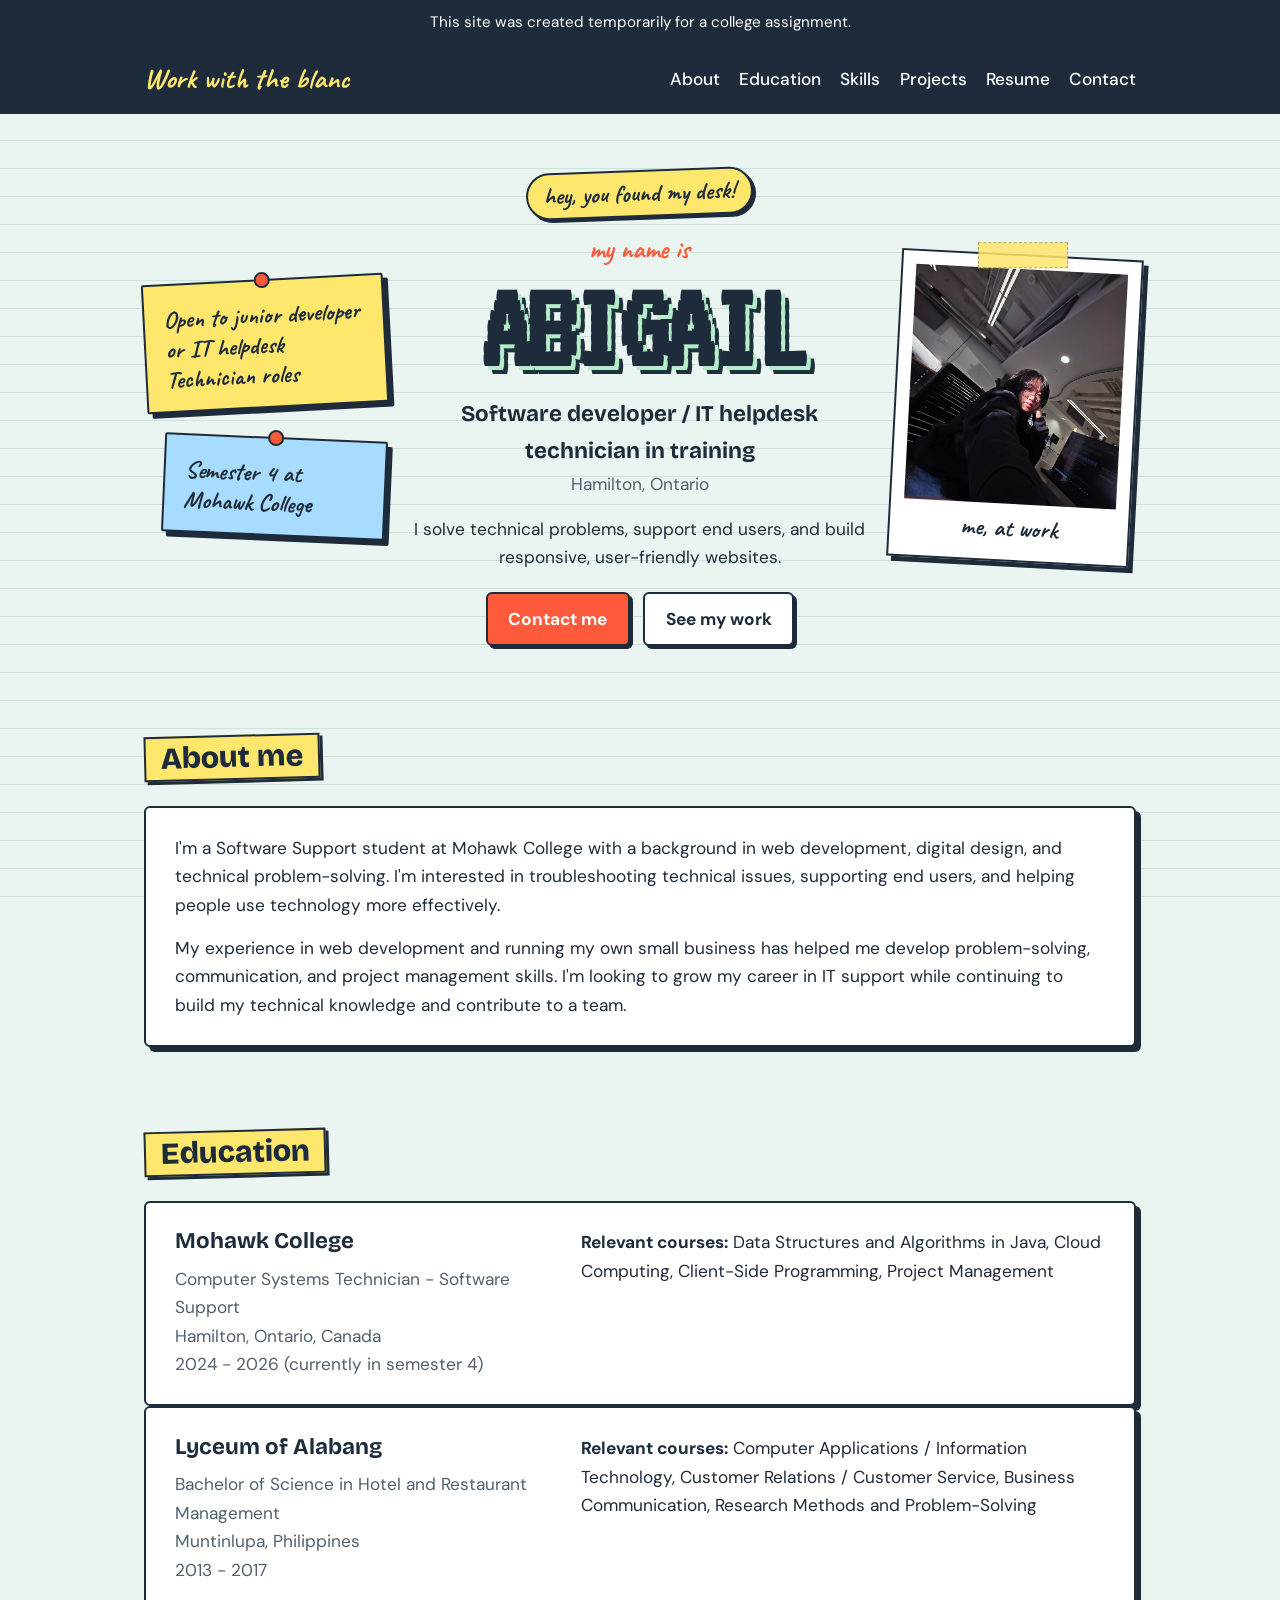
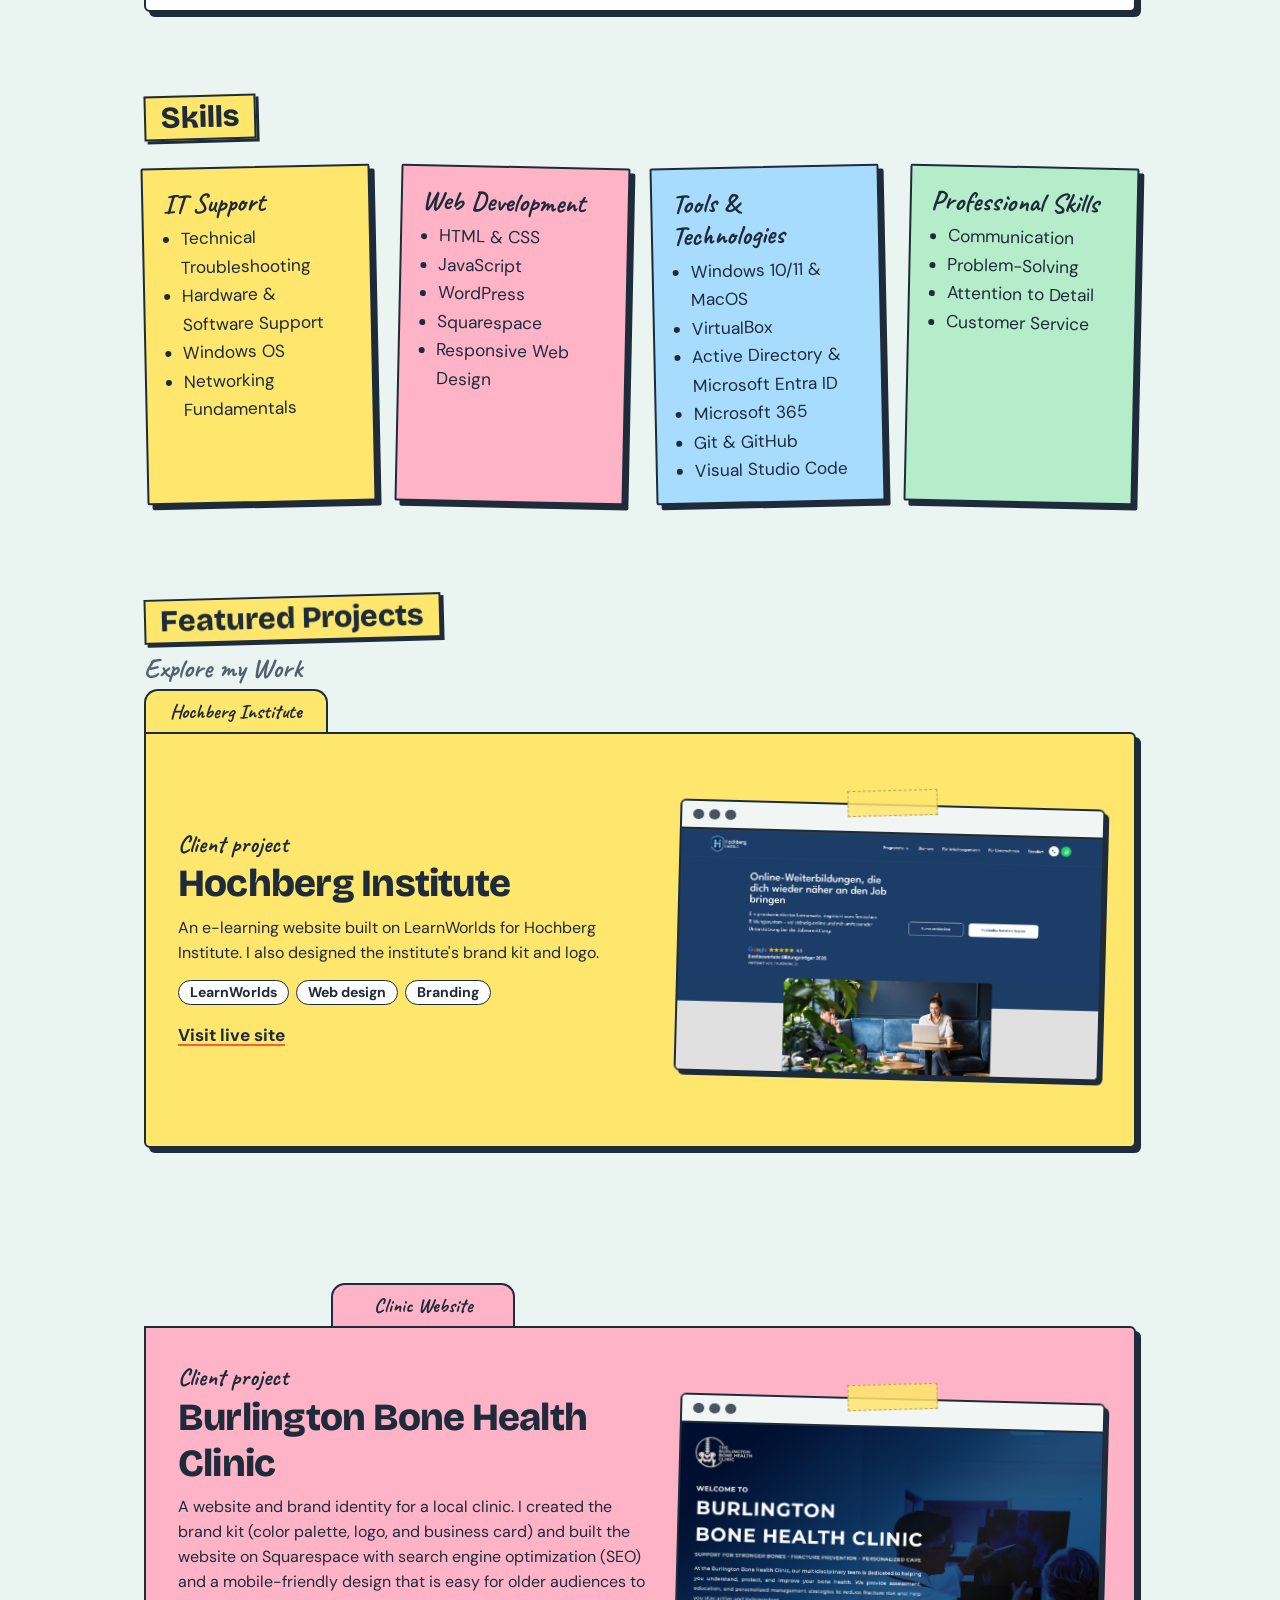
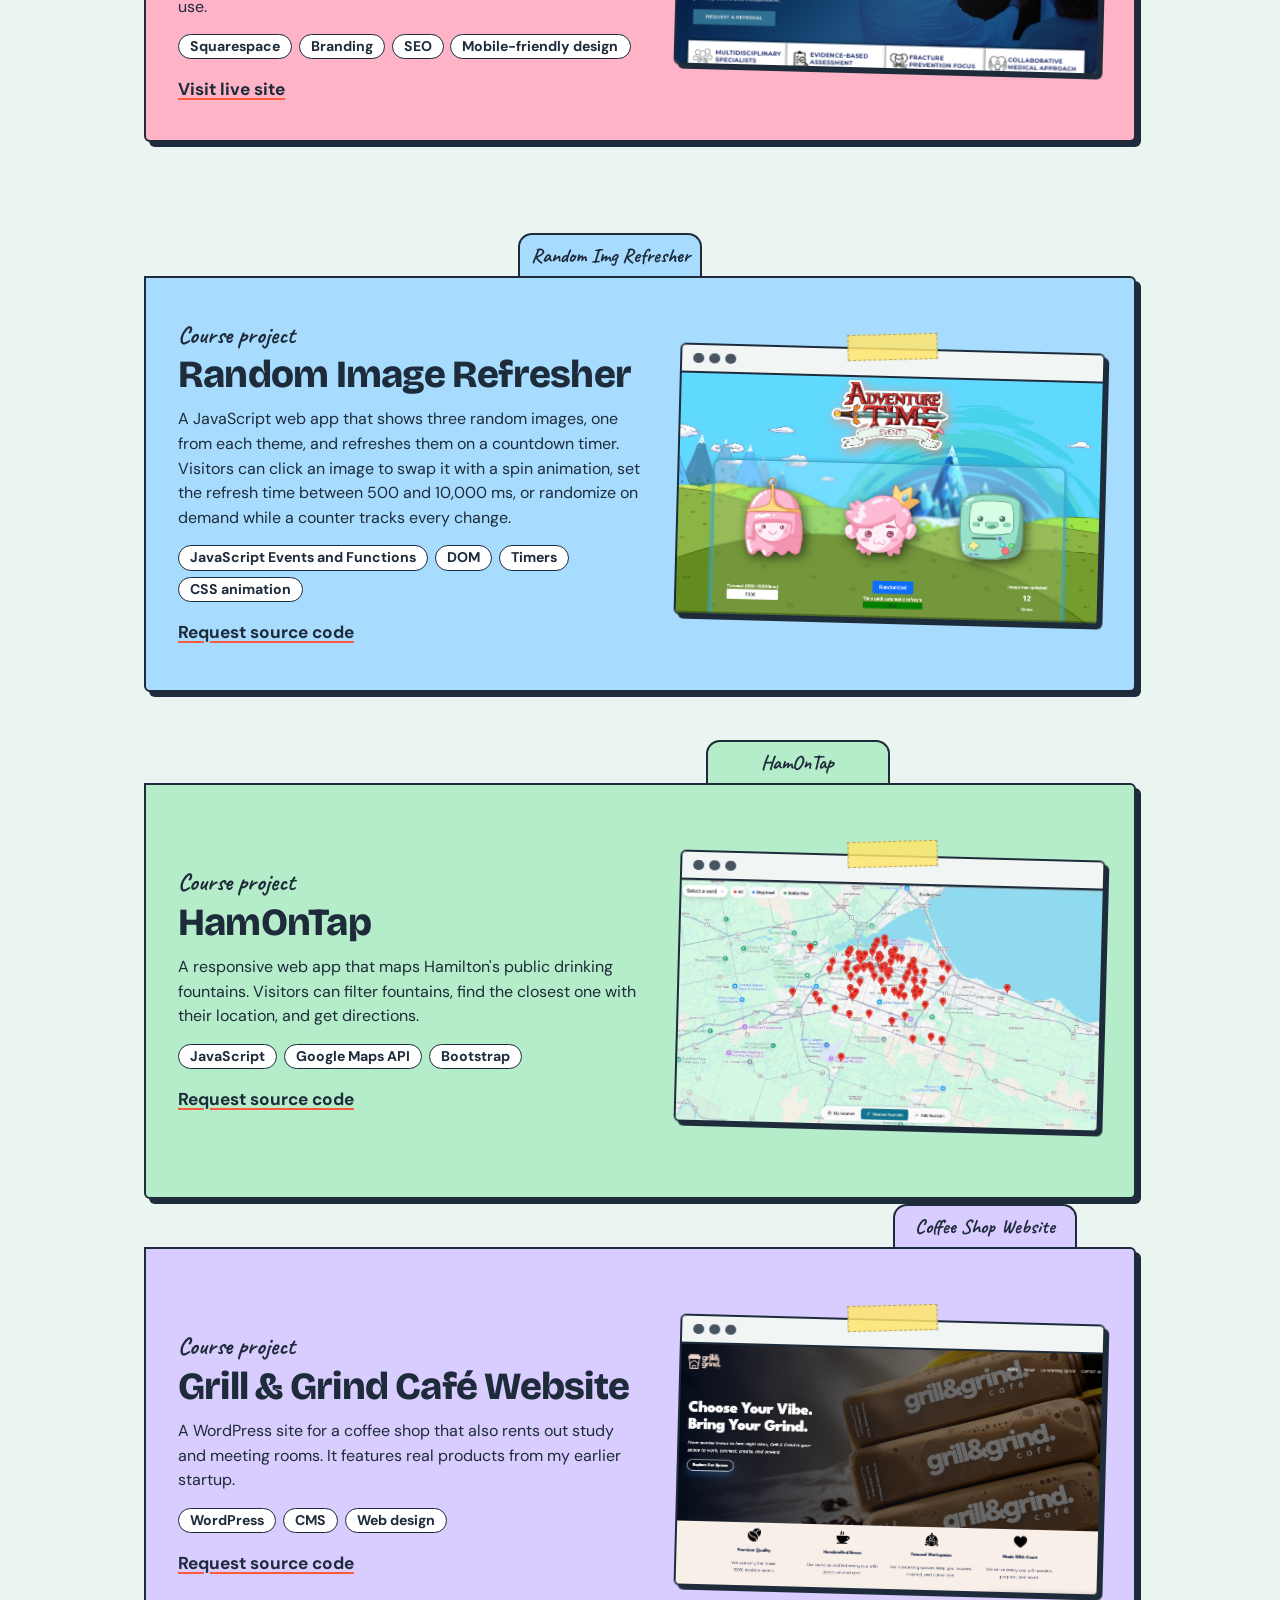
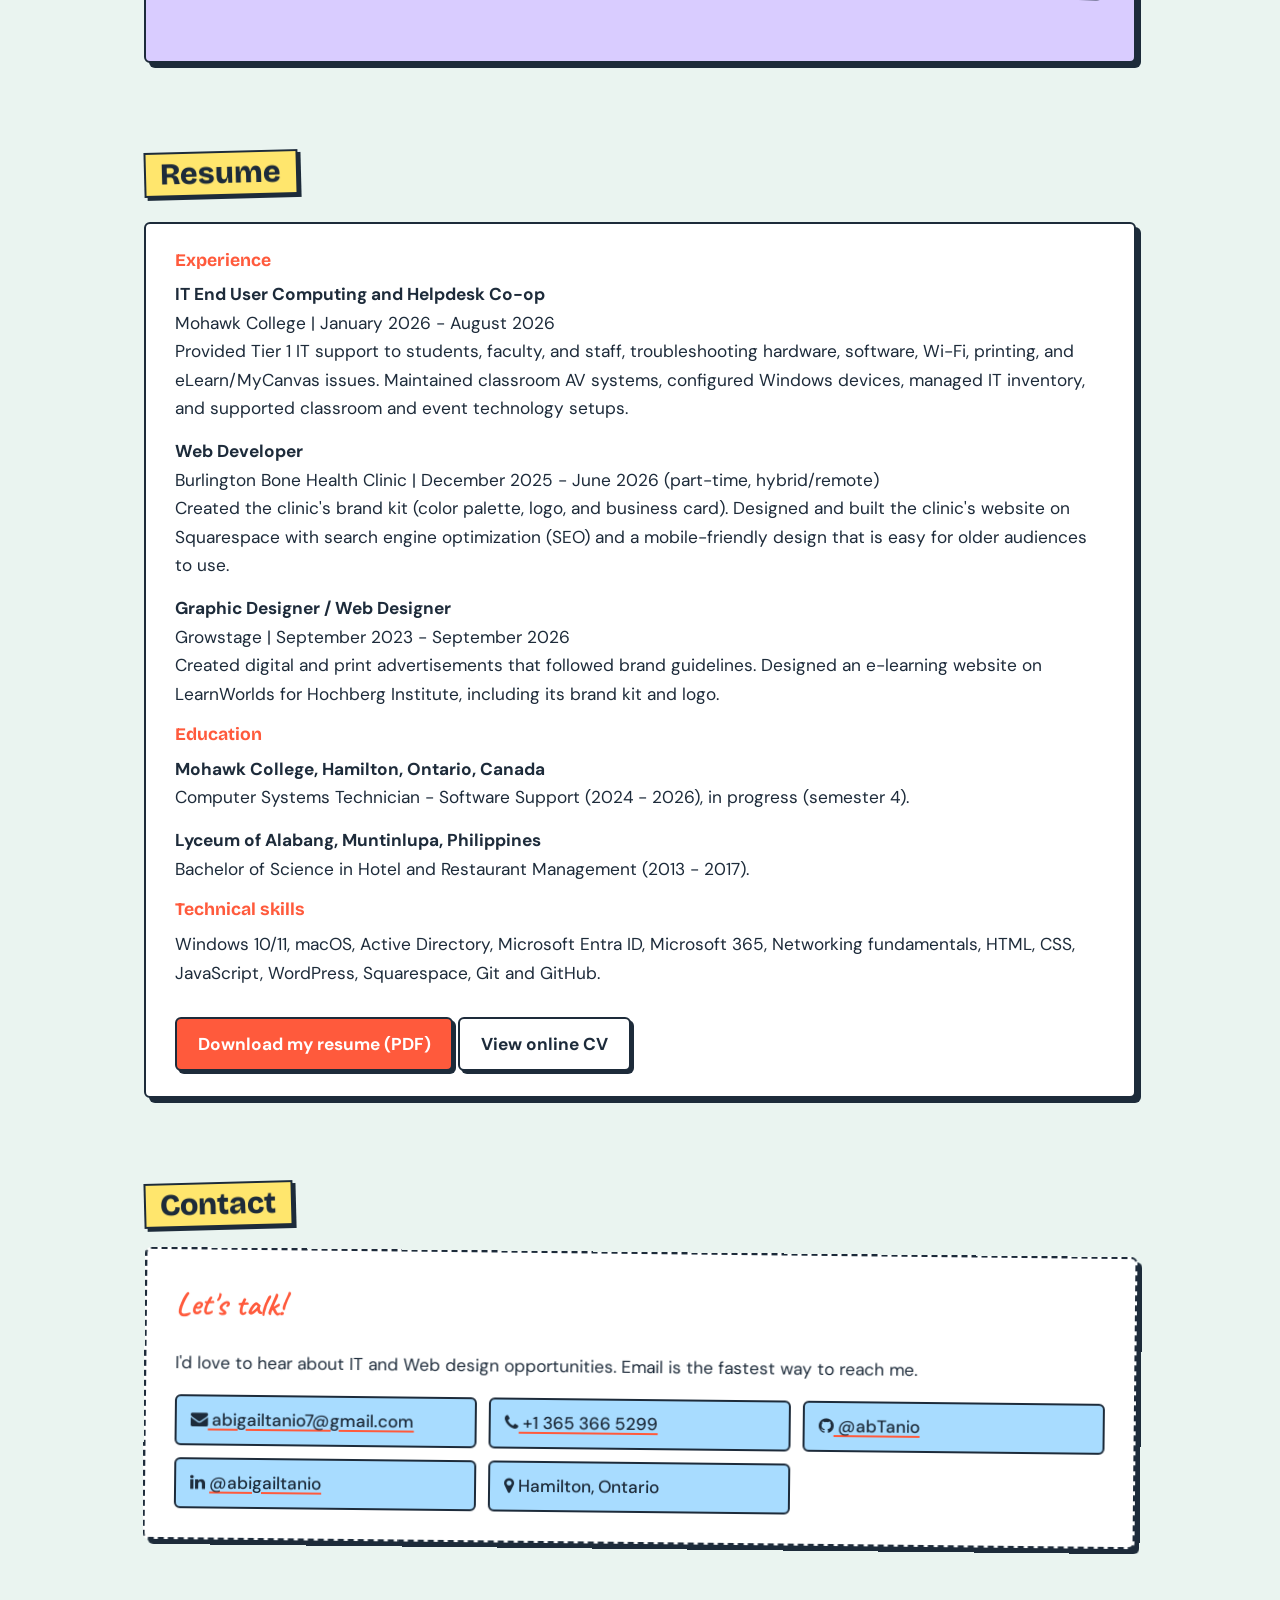
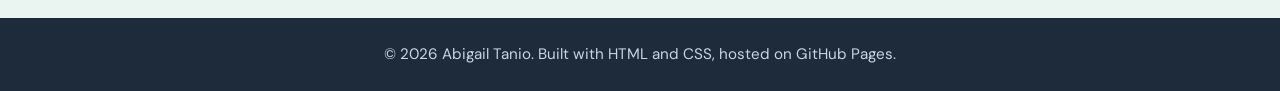
<file: index.html>
<!DOCTYPE html>
<html lang="en">
<head>
  <meta charset="UTF-8">
  <meta name="viewport" content="width=device-width, initial-scale=1">
  <title>Abigail Tanio | Software Developer Portfolio</title>
  <meta name="description" content="Portfolio of Abigail Tanio, a Software Support student at Mohawk College.">
  <link rel="icon" type="image/x-icon" href="assets/at.2.png">
  <link rel="preconnect" href="https://fonts.googleapis.com">
  <link rel="preconnect" href="https://fonts.gstatic.com" crossorigin>
  <link href="https://fonts.googleapis.com/css2?family=Bricolage+Grotesque:wght@500;700;800&family=Caveat:wght@600;700&family=DM+Sans:wght@400;500;700&display=swap" rel="stylesheet">
  <link href="https://fonts.googleapis.com/css2?family=DotGothic16&family=VT323&display=swap" rel="stylesheet">
  <link rel="stylesheet" href="https://cdnjs.cloudflare.com/ajax/libs/font-awesome/4.7.0/css/font-awesome.min.css">
  <link rel="stylesheet" href="style.css">
</head>
<body>
  <div class="notice" role="note">
    This site was created temporarily for a college assignment.
  </div>

  <header class="site-header">
    <nav class="nav" aria-label="Main">
      <a class="brand" href="#top">Work with the blanc</a>
      <ul>
        <li><a href="#about">About</a></li>
        <li><a href="#education">Education</a></li>
        <li><a href="#skills">Skills</a></li>
        <li><a href="#projects">Projects</a></li>
        <li><a href="#resume">Resume</a></li>
        <li><a href="#contact">Contact</a></li>
      </ul>
    </nav>
  </header>

  <main id="top">
    <section class="hero">
      <div class="hero-side left">
        <div class="sticky yellow"><span class="pin"></span>Open to junior developer or IT helpdesk Technician roles</div>
        <div class="sticky blue"><span class="pin"></span>Semester 4 at Mohawk College</div>
      </div>
      <div class="hero-main">
        <p class="hello">hey, you found my desk!</p>
        <p class="kicker">my name is</p>
        <h1 class="big-name">ABIGAIL</h1>
        <p class="role">Software developer / IT helpdesk technician in training</p>
        <p class="where">Hamilton, Ontario</p>
        <p class="pitch">I solve technical problems, support end users, and build responsive, user-friendly websites.</p>
        <div class="actions">
          <a class="btn primary" href="#contact">Contact me</a>
          <a class="btn" href="#projects">See my work</a>
        </div>
      </div>
      <figure class="hero-side right polaroid">
        <span class="tape"></span>
        <img src="assets/meAtWork.jpeg" alt="Photo of Abigail at work" style="width:100%;display:block">
        <figcaption class="hand">me, at work</figcaption>
      </figure>
    </section>

    <section id="about" class="section">
      <h2>About me</h2>
      <div class="paper">
        <p>
          I'm a Software Support student at Mohawk College with a background
          in web development, digital design, and technical problem-solving.
          I'm interested in troubleshooting technical issues, supporting
          end users, and helping people use technology more effectively.
        </p>
        <p>
          My experience in web development and running my own small business
          has helped me develop problem-solving, communication, and
          project management skills. I'm looking to grow my career in IT
          support while continuing to build my technical knowledge and
          contribute to a team.
        </p>
      </div>
    </section>

    <section id="education" class="section">
      <h2>Education</h2>
      <div class="paper edu">
        <div>
          <h3>Mohawk College</h3>
          <p>Computer Systems Technician - Software Support<br>Hamilton, Ontario, Canada<br>2024 - 2026 (currently in semester 4)</p>
        </div>
        <ul class="plain">
          <li><strong>Relevant courses:</strong> Data Structures and Algorithms in Java, Cloud Computing, Client-Side Programming, Project Management</li>
        </ul>
      </div>
      <div class="paper edu">
        <div>
          <h3>Lyceum of Alabang</h3>
          <p>Bachelor of Science in Hotel and Restaurant Management<br>Muntinlupa, Philippines<br>2013 - 2017</p>
        </div>
        <ul class="plain">
          <li><strong>Relevant courses:</strong> Computer Applications / Information Technology, Customer Relations / Customer Service, Business Communication, Research Methods and Problem-Solving</li>
        </ul>
      </div>
    </section>

    <section id="skills" class="section">
      <h2>Skills</h2>

      <div class="notes">
        <div class="note yellow">
          <h3>IT Support</h3>
          <ul>
            <li>Technical Troubleshooting</li>
            <li>Hardware &amp; Software Support</li>
            <li>Windows OS</li>
            <li>Networking Fundamentals</li>
          </ul>
        </div>

        <div class="note pink">
          <h3>Web Development</h3>
          <ul>
            <li>HTML &amp; CSS</li>
            <li>JavaScript</li>
            <li>WordPress</li>
            <li>Squarespace</li>
            <li>Responsive Web Design</li>
          </ul>
        </div>

        <div class="note blue">
          <h3>Tools &amp; Technologies</h3>
          <ul>
            <li>Windows 10/11 &amp; MacOS</li>
            <li>VirtualBox</li>
            <li>Active Directory &amp; Microsoft Entra ID</li>
            <li>Microsoft 365</li>
            <li>Git &amp; GitHub</li>
            <li>Visual Studio Code</li>
          </ul>
        </div>

        <div class="note mint">
          <h3>Professional Skills</h3>
          <ul>
            <li>Communication</li>
            <li>Problem-Solving</li>
            <li>Attention to Detail</li>
            <li>Customer Service</li>
          </ul>
        </div>
      </div>
    </section>

    <section id="projects" class="section">
      <div class="projects-head">
        <h2>Featured Projects</h2>
        <p class="hint">Explore my Work</p>
      </div>
      <div class="stack">

        <article class="folder yellow" style="--i:0">
          <span class="tab" aria-hidden="true">Hochberg Institute</span>
          <div class="folder-body">
            <div class="info">
              <p class="hand">Client project</p>
              <h3>Hochberg Institute</h3>
              <p>An e-learning website built on LearnWorlds for Hochberg Institute. I also designed the institute's brand kit and logo.</p>
              <ul class="tags"><li>LearnWorlds</li><li>Web design</li><li>Branding</li></ul>
              <a href="https://hochberginstitut.de/" class="link" target="_blank" rel="noopener">Visit live site</a>
            </div>
            <div class="shot">
              <span class="tape"></span>
              <div class="win">
                <div class="bar"><i></i><i></i><i></i></div>
                <img src="assets/hochbergInstitute.png" alt="Screenshot of the Hochberg Institute website" style="width:100%;display:block">
              </div>
            </div>
          </div>
        </article>

        <article class="folder pink" style="--i:1">
          <span class="tab" aria-hidden="true">Clinic Website</span>
          <div class="folder-body">
            <div class="info">
              <p class="hand">Client project</p>
              <h3>Burlington Bone Health Clinic</h3>
              <p>A website and brand identity for a local clinic. I created the brand kit (color palette, logo, and business card) and built the website on Squarespace with search engine optimization (SEO) and a mobile-friendly design that is easy for older audiences to use.</p>
              <ul class="tags"><li>Squarespace</li><li>Branding</li><li>SEO</li><li>Mobile-friendly design</li></ul>
              <a href="https://www.burlingtonbonehealthclinic.ca/" class="link" target="_blank" rel="noopener">Visit live site</a>
            </div>
            <div class="shot">
              <span class="tape"></span>
              <div class="win">
                <div class="bar"><i></i><i></i><i></i></div>
                <img src="assets/Landing_page.png" alt="Screenshot of the Burlington Bone Health Clinic website" style="width:100%;display:block">
              </div>
            </div>
          </div>
        </article>

        <article class="folder blue" style="--i:2">
          <span class="tab" aria-hidden="true">Random Img Refresher</span>
          <div class="folder-body">
            <div class="info">
              <p class="hand">Course project</p>
              <h3>Random Image Refresher</h3>
              <p>A JavaScript web app that shows three random images, one from each theme, and refreshes them on a countdown timer. Visitors can click an image to swap it with a spin animation, set the refresh time between 500 and 10,000 ms, or randomize on demand while a counter tracks every change.</p>
              <ul class="tags"><li>JavaScript Events and Functions</li><li>DOM</li><li>Timers</li><li>CSS animation</li></ul>
              <a href="mailto:abigailtanio7@gmail.com?subject=Source%20code%20request%3A%20Random%20Image%20Refresher" class="link">Request source code</a>
            </div>
            <div class="shot">
              <span class="tape"></span>
              <div class="win">
                <div class="bar"><i></i><i></i><i></i></div>
                <img src="assets/Javascript_a3.png" alt="Screenshot of the Random Image Refresher app" style="width:100%;display:block">
              </div>
            </div>
          </div>
        </article>

        <article class="folder mint" style="--i:3">
          <span class="tab" aria-hidden="true">HamOnTap</span>
          <div class="folder-body">
            <div class="info">
              <p class="hand">Course project</p>
              <h3>HamOnTap</h3>
              <p>A responsive web app that maps Hamilton's public drinking fountains. Visitors can filter fountains, find the closest one with their location, and get directions.</p>
              <ul class="tags"><li>JavaScript</li><li>Google Maps API</li><li>Bootstrap</li></ul>
              <a href="mailto:abigailtanio7@gmail.com?subject=Source%20code%20request%3A%20HamOnTap" class="link">Request source code</a>
            </div>
            <div class="shot">
              <span class="tape"></span>
              <div class="win">
                <div class="bar"><i></i><i></i><i></i></div>
                <img src="assets/hamOnTop.png" alt="Screenshot of the HamOnTap app" style="width:100%;display:block">
              </div>
            </div>
          </div>
        </article>

        <article class="folder lilac" style="--i:4;--r:4">
          <span class="tab" aria-hidden="true">Coffee Shop Website</span>
          <div class="folder-body">
            <div class="info">
              <p class="hand">Course project</p>
              <h3>Grill &amp; Grind Café Website</h3>
              <p>A WordPress site for a coffee shop that also rents out study and meeting rooms. It features real products from my earlier startup.</p>
              <ul class="tags"><li>WordPress</li><li>CMS</li><li>Web design</li></ul>
              <a href="mailto:abigailtanio7@gmail.com?subject=Source%20code%20request%3A%20Grill%20and%20Grind%20theme" class="link">Request source code</a>
            </div>
            <div class="shot">
              <span class="tape"></span>
              <div class="win">
                <div class="bar"><i></i><i></i><i></i></div>
                <img src="assets/grill&amp;grind.png" alt="Screenshot of the Grill and Grind website" style="width:100%;display:block">
              </div>
            </div>
          </div>
        </article>

      </div>
    </section>

    <section id="resume" class="section">
      <h2>Resume</h2>
      <div class="paper resume">
        <h3>Experience</h3>
        <p><strong>IT End User Computing and Helpdesk Co-op</strong><br>
          Mohawk College | January 2026 - August 2026<br>
          Provided Tier 1 IT support to students, faculty, and staff, troubleshooting hardware, software, Wi-Fi, printing, and eLearn/MyCanvas issues. Maintained classroom AV systems, configured Windows devices, managed IT inventory, and supported classroom and event technology setups.</p>
        <p><strong>Web Developer</strong><br>
          Burlington Bone Health Clinic | December 2025 - June 2026 (part-time, hybrid/remote)<br>
          Created the clinic's brand kit (color palette, logo, and business card). Designed and built the clinic's website on Squarespace with search engine optimization (SEO) and a mobile-friendly design that is easy for older audiences to use.</p>
        <p><strong>Graphic Designer / Web Designer</strong><br>
          Growstage | September 2023 - September 2026<br>
          Created digital and print advertisements that followed brand guidelines. Designed an e-learning website on LearnWorlds for Hochberg Institute, including its brand kit and logo.</p>

        <h3>Education</h3>
        <p><strong>Mohawk College, Hamilton, Ontario, Canada</strong><br>
          Computer Systems Technician - Software Support (2024 - 2026), in progress (semester 4).</p>
        <p><strong>Lyceum of Alabang, Muntinlupa, Philippines</strong><br>
          Bachelor of Science in Hotel and Restaurant Management (2013 - 2017).</p>

        <h3>Technical skills</h3>
        <p>Windows 10/11, macOS, Active Directory, Microsoft Entra ID, Microsoft 365, Networking fundamentals, HTML, CSS, JavaScript, WordPress, Squarespace, Git and GitHub.</p>

        <a class="btn primary" href="assets/resume.pdf" download="Abigail_Tanio_Resume.pdf">Download my resume (PDF)</a>
        <a class="btn" href="cv.html" target="_blank" rel="noopener">View online CV</a>
      </div>
    </section>

    <section id="contact" class="section">
      <h2>Contact</h2>
      <div class="postcard">
        <p class="hand">Let's talk!</p>
        <p>I'd love to hear about IT and Web design opportunities. Email is the fastest way to reach me.</p>
        <ul class="contact">
          <li><i class="fa fa-envelope"></i><a href="mailto:abigailtanio7@gmail.com"> abigailtanio7@gmail.com</a></li>
          <li><i class="fa fa-phone"></i><a href="tel:+13653665299"> +1 365 366 5299</a></li>
          <li><i class="fa fa-github"></i><a href="https://github.com/abTanio" target="_blank" rel="noopener noreferrer"> @abTanio</a></li>
          <li><i class="fa fa-linkedin"></i> <a href="https://www.linkedin.com/in/abigailtanio/" target="_blank" rel="noopener noreferrer">@abigailtanio</a></li>
          <li><i class="fa fa-map-marker"></i> Hamilton, Ontario</li>
        </ul>
      </div>
    </section>
  </main>

  <footer class="footer"><p>&copy; 2026 Abigail Tanio. Built with HTML and CSS, hosted on GitHub Pages.</p></footer>
</body>
</html>
</file>
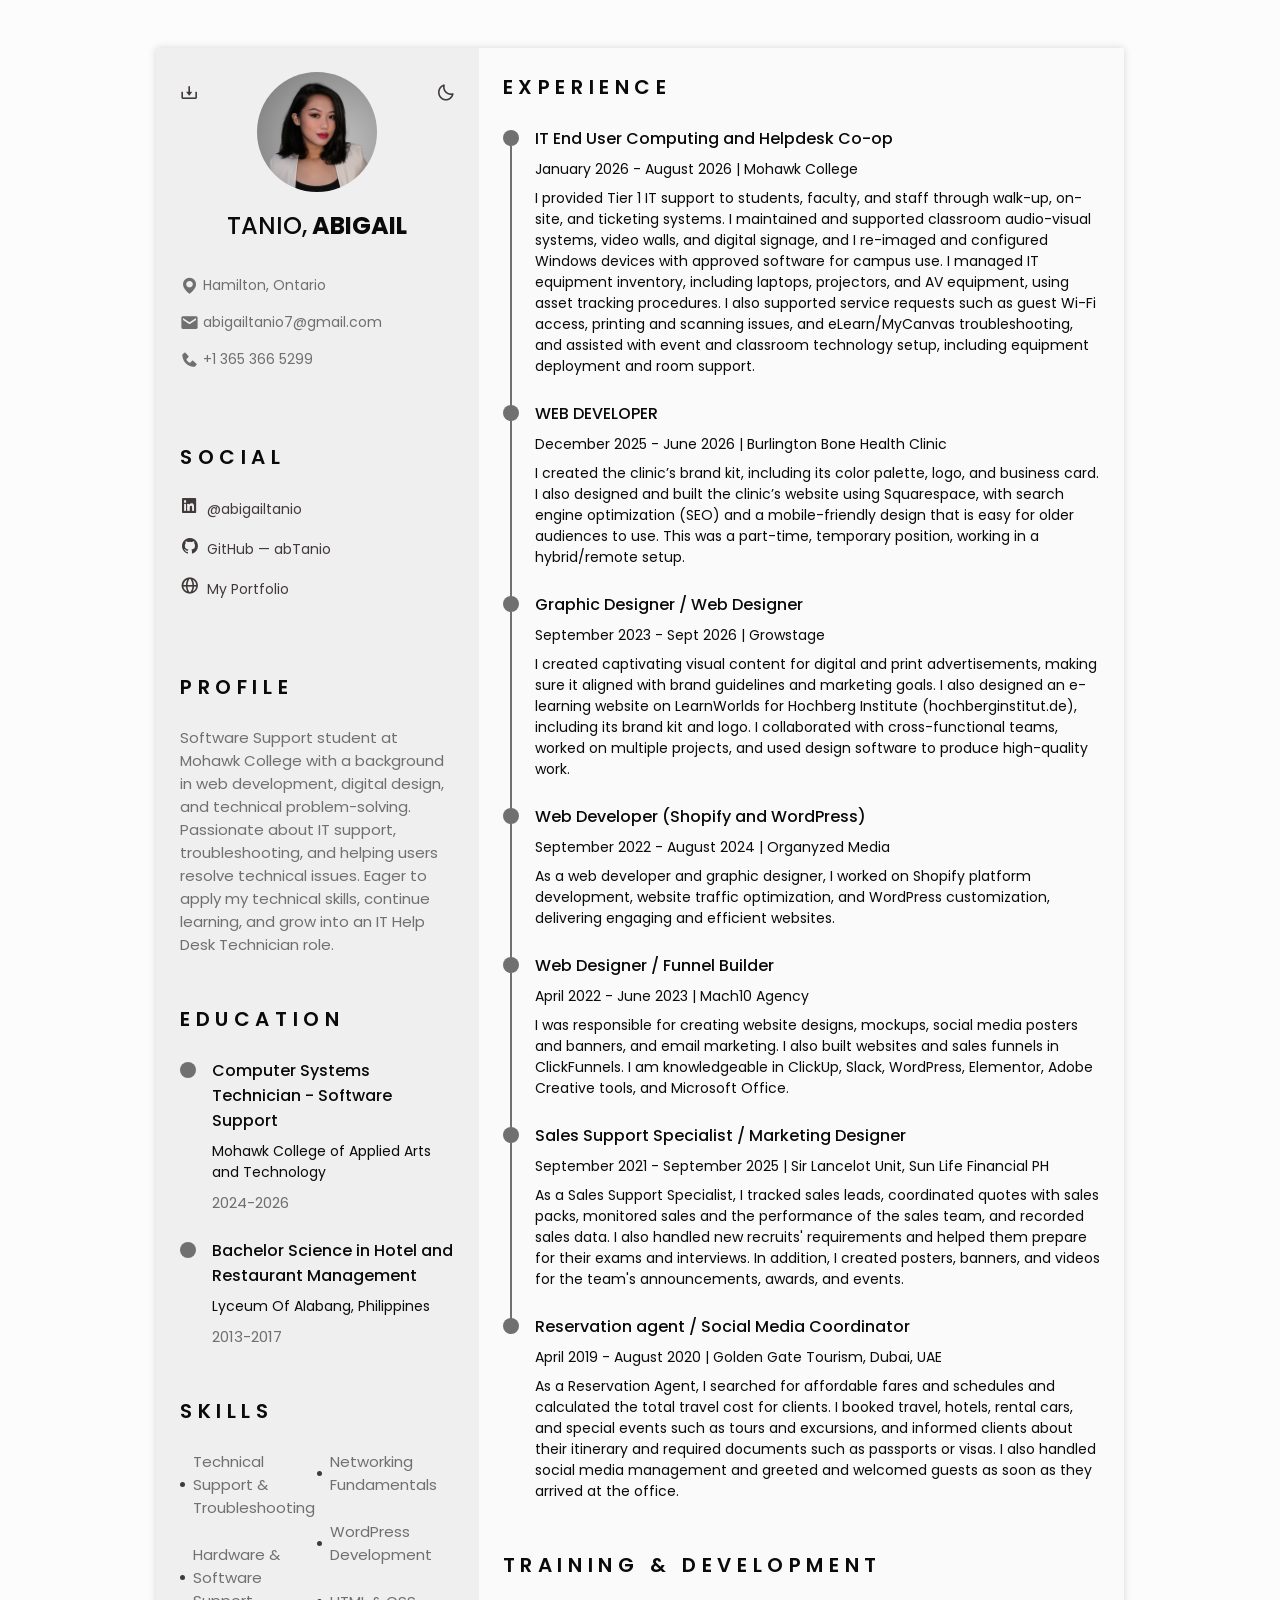
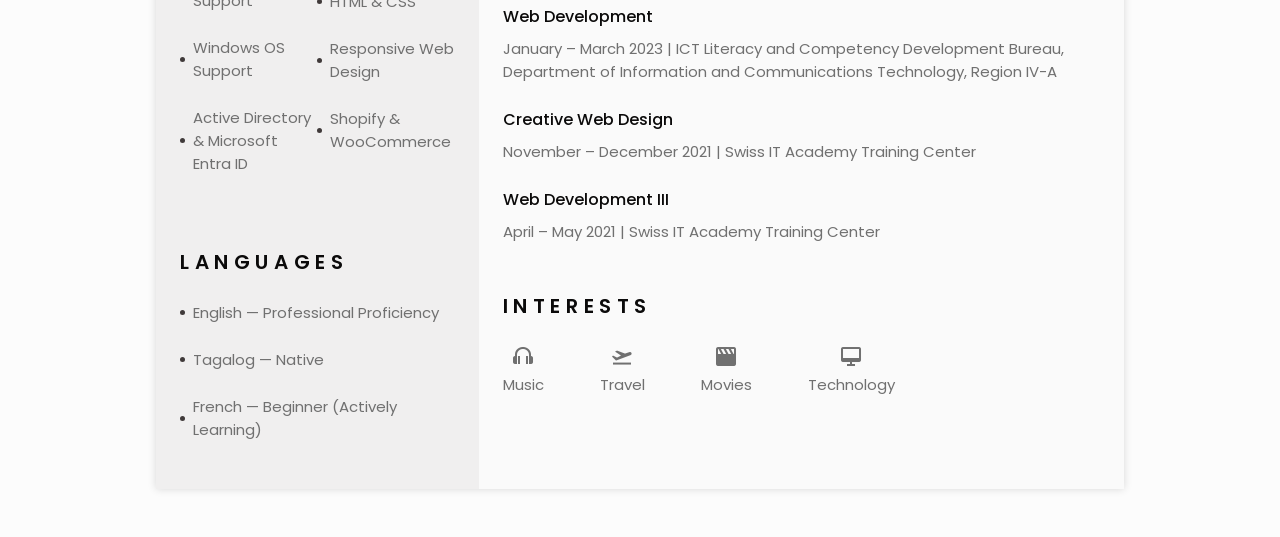
<file: cv.html>
<!DOCTYPE html>
    <html lang="en">
    <head>
        <meta charset="UTF-8">
        <meta name="viewport" content="width=device-width, initial-scale=1.0">
        <link rel="icon" type="image/x-icon" href="assets/at.2.png" >
        <!--========== BOX ICONS ==========-->
        <link rel="stylesheet" href="https://cdn.jsdelivr.net/npm/boxicons@latest/css/boxicons.min.css">

        <!--========== CSS ==========-->
        <link rel="stylesheet" href="styles.css">

        <title>Curriculum Vitae</title>
    </head>
    <body>
        <!--========== HEADER ==========-->
        <header class="l-header" id="header">
            <nav class="nav bd-container">
                <a href="#" class="nav__logo">Tanio</a>

                <div class="nav__menu" id="nav-menu">
                    <ul class="nav__list">
                        <li class="nav__item">
                            <a href="#home" class="nav__link active-link">
                                <i class='bx bx-home nav__icon' ></i>Home
                            </a>
                        </li>

                        <li class="nav__item">
                            <a href="#profile" class="nav__link">
                                <i class='bx bx-user nav__icon'></i>Profile
                            </a>
                        </li>

                        <li class="nav__item">
                            <a href="#education" class="nav__link">
                                <i class='bx bx-book nav__icon'></i>Education
                            </a>
                        </li>

                        <li class="nav__item">
                            <a href="#skills" class="nav__link">
                                <i class='bx bx-receipt nav__icon' ></i>Skills
                            </a>
                        </li>

                        <li class="nav__item">
                            <a href="#experience" class="nav__link ">
                                <i class='bx bxs-business nav__icon'></i>Experience
                            </a>
                        </li>

                        <li class="nav__item">
                            <a href="#certificate" class="nav__link">
                                <i class='bx bx-award nav__icon'></i></i>Trainings
                            </a>
                        </li>

                        <li class="nav__item">
                            <a href="index.html" class="nav__link">
                                <i class='bx bx-link-external nav__icon' ></i>Portfolio
                            </a>
                        </li>
                    </ul>
                </div>

                <div class="nav__toggle" id="nav-toggle">
                    <i class='bx bx-grid-alt' ></i>
                </div>
            </nav>
        </header>

        <main class="l-main bd-container">
            <!-- All elements within this div, is generated in PDF -->
            <div class="resume" id="area-cv">
                <div class="resume__left">
                   
                 
                    <!--========== HOME ==========-->
                    <section class="home" id="home">
                        <div class="home__container section bd-grid">
                            <div class="home__data bd-grid">
                                <img src="assets/pix1.jpg" alt="" class="home__img">
                                <h1 class="home__title">TANIO,<b> ABIGAIL</b></h1>
                            <div>
                                
                                <a href="#" id="resume-button-mobile" class="home__button-movil">
                                    <i class="bx bx-download"></i> Download
                                </a>

                            </div>


                            </div>
                            <div class="home__address bd-grid">
                                <span class="home__information">
                                    <i class='bx bxs-map home__icon' ></i> Hamilton, Ontario
                                </span>
                                <span class="home__information">
                                    <i class='bx bxs-envelope home__icon' ></i> abigailtanio7@gmail.com
                                </span>
                                <span class="home__information">
                                    <i class='bx bxs-phone home__icon' ></i> +1 365 366 5299
                                </span>
                            </div>
                        </div>
                       <!-- Theme change button -->
                     <i class='bx bx-moon change-theme' title="Theme" id="theme-button"></i>
                     
                     <!-- Button to generate and download the pdf. Available for desktop. -->
                     <i class='bx bx-download generate-pdf' title="Generate PDF" id="resume-button"></i>
                    </section>      
                    
                    
                     


                    <!--========== SOCIAL ==========-->
                    <section class="social section">
                    <section class="social section" id="social">
                        <h2 class="section-title">Social</h2>

                        <div class="social__container bd-grid">
                            <a href="https://www.linkedin.com/in/abigailtanio/"
                            target="_blank"
                            rel="noopener noreferrer"
                            class="social__link">
                                <i class="bx bxl-linkedin-square social__icon"></i>
                                @abigailtanio
                            </a>

                            <a href="https://github.com/abTanio"
                            target="_blank"
                            rel="noopener noreferrer"
                            class="social__link">
                                <i class="bx bxl-github social__icon"></i>
                                GitHub — abTanio
                            </a>

                            <a href="index.html" class="social__link">
                                <i class="bx bx-globe social__icon"></i>
                                My Portfolio
                            </a>
                        </div>
                    </section>

                    </section>

                    <!--========== PROFILE ==========-->
                    <section class="profile section" id="profile">
                        <h2 class="section-title">Profile</h2>
                        <p class="profile__description">Software Support student at Mohawk College with a background in web development, digital design, and technical problem-solving. Passionate about IT support, troubleshooting, and helping users resolve technical issues. Eager to apply my technical skills, continue learning, and grow into an IT Help Desk Technician role. </p>

                    </section>
                    
                    <!--========== EDUCATION ==========-->
                    <section class="education section" id="education">
                        <h2 class="section-title">Education</h2>
                          <div class="education__container bd-grid">
                            <div class="education__content">
                                <div class="education__time">
                                    <span class="education__rounder"></span>
                                    <!-- <span class="education__line"></span> -->
                                </div>

                                <div class="education__data bd-grid">
                                    <h3 class="education__title">Computer Systems Technician - Software Support</h3>
                                    <span class="education__studies">Mohawk College of Applied Arts and Technology</span>
                                    <span class="education__year">2024-2026</span>
                                    
                                </div>
                            </div>
                        <div class="education__container bd-grid">
                            <div class="education__content">
                                <div class="education__time">
                                    <span class="education__rounder"></span>
                                    <!-- <span class="education__line"></span> -->
                                </div>

                                <div class="education__data bd-grid">
                                    <h3 class="education__title">Bachelor Science in Hotel and Restaurant Management</h3>
                                    <span class="education__studies">Lyceum Of Alabang, Philippines</span>
                                    <span class="education__year">2013-2017</span>
                                    
                                </div>
                            </div>
                             
                            
                        </div>
                    </section>


                    <!--========== SKILLS  ==========-->    
                <section class="skills section" id="skills">
                    <h2 class="section-title">Skills</h2>

                    <div class="skills__content bd-grid">
                        <ul class="skill__data">
                            <li class="skills__name">
                                <span class="skills__circle"></span>
                                Technical Support & Troubleshooting
                            </li>
                            <li class="skills__name">
                                <span class="skills__circle"></span>
                                Hardware & Software Support
                            </li>
                            <li class="skills__name">
                                <span class="skills__circle"></span>
                                Windows OS Support
                            </li>
                            <li class="skills__name">
                                <span class="skills__circle"></span>
                                Active Directory & Microsoft Entra ID
                            </li>
                           
                        </ul>

                        <ul class="skill__data">
                            <li class="skills__name">
                                <span class="skills__circle"></span>
                                Networking Fundamentals
                            </li>
                            <li class="skills__name">
                                <span class="skills__circle"></span>
                                WordPress Development
                            </li>
                            <li class="skills__name">
                                <span class="skills__circle"></span>
                                HTML & CSS
                            </li>
                            <li class="skills__name">
                                <span class="skills__circle"></span>
                                Responsive Web Design
                            </li>
                            <li class="skills__name">
                                <span class="skills__circle"></span>
                                Shopify & WooCommerce
                            </li>
                      
                        </ul>
                    </div>
                </section>



                    <!-- ========== LANGUAGES ==========-->
                    <section class="languages section">
                        <div class="languages_content">
                                <h2 class="section-title">Languages</h2>
                                <li class="skills__name"><span class="skills__circle"></span> English — Professional Proficiency</li>
                                <li class="skills__name"><span class="skills__circle"></span> Tagalog — Native</li>
                                <li class="skills__name"><span class="skills__circle"></span> French — Beginner (Actively Learning)</li>
                            </div>
                    </section>  
                </div>
                

                <div class="resume__right">
                    <!--========== EXPERIENCE ==========-->
            <section class="experience section" id="experience">
                <h2 class="section-title">Experience</h2>
                <div class="experience__container bd-grid">
                    <div class="experience__content">
                        <div class="experience__time">
                            <span class="experience__rounder"></span>
                            <span class="experience__line"></span>
                        </div>
                        <div class="experience__data bd-grid">
                            <h3 class="experience__title">IT End User Computing and Helpdesk Co-op</h3>
                            <span class="experience__company">January 2026 - August 2026 | Mohawk College</span>
                            <p class="experience__decription">I provided Tier 1 IT support to students, faculty, and staff through walk-up, on-site, and ticketing systems. I maintained and supported classroom audio-visual systems, video walls, and digital signage, and I re-imaged and configured Windows devices with approved software for campus use. I managed IT equipment inventory, including laptops, projectors, and AV equipment, using asset tracking procedures. I also supported service requests such as guest Wi-Fi access, printing and scanning issues, and eLearn/MyCanvas troubleshooting, and assisted with event and classroom technology setup, including equipment deployment and room support.</p>
                        </div>
                    </div>
                    <div class="experience__content">
                        <div class="experience__time">
                            <span class="experience__rounder"></span>
                            <span class="experience__line"></span>
                        </div>
                        <div class="experience__data bd-grid">
                            <h3 class="experience__title">WEB DEVELOPER</h3>
                            <span class="experience__company">December 2025 - June 2026 | Burlington Bone Health Clinic</span>
                            <p class="experience__decription">I created the clinic’s brand kit, including its color palette, logo, and business card. I also designed and built the clinic’s website using Squarespace, with search engine optimization (SEO) and a mobile-friendly design that is easy for older audiences to use. This was a part-time, temporary position, working in a hybrid/remote setup.</p>
                        </div>
                    </div>

                    <div class="experience__content">
                        <div class="experience__time">
                            <span class="experience__rounder"></span>
                            <span class="experience__line"></span>
                        </div>
                        <div class="experience__data bd-grid">
                            <h3 class="experience__title">Graphic Designer / Web Designer</h3>
                            <span class="experience__company">September 2023 - Sept 2026 | Growstage</span>
                            <p class="experience__decription">I created captivating visual content for digital and print advertisements, making sure it aligned with brand guidelines and marketing goals. I also designed an e-learning website on LearnWorlds for Hochberg Institute (hochberginstitut.de), including its brand kit and logo. I collaborated with cross-functional teams, worked on multiple projects, and used design software to produce high-quality work.</p>
                        </div>
                    </div>

                    <div class="experience__content">
                        <div class="experience__time">
                            <span class="experience__rounder"></span>
                            <span class="experience__line"></span>
                        </div>
                        <div class="experience__data bd-grid">
                            <h3 class="experience__title">Web Developer (Shopify and WordPress)</h3>
                            <span class="experience__company">September 2022 - August 2024 | Organyzed Media</span>
                            <p class="experience__decription">As a web developer and graphic designer, I worked on Shopify platform development, website traffic optimization, and WordPress customization, delivering engaging and efficient websites.</p>
                        </div>
                    </div>

                    <div class="experience__content">
                        <div class="experience__time">
                            <span class="experience__rounder"></span>
                            <span class="experience__line"></span>
                        </div>
                        <div class="experience__data bd-grid">
                            <h3 class="experience__title">Web Designer / Funnel Builder</h3>
                            <span class="experience__company">April 2022 - June 2023 | Mach10 Agency</span>
                            <p class="experience__decription">I was responsible for creating website designs, mockups, social media posters and banners, and email marketing. I also built websites and sales funnels in ClickFunnels. I am knowledgeable in ClickUp, Slack, WordPress, Elementor, Adobe Creative tools, and Microsoft Office.</p>
                        </div>
                    </div>

                    <div class="experience__content">
                        <div class="experience__time">
                            <span class="experience__rounder"></span>
                            <span class="experience__line"></span>
                        </div>
                        <div class="experience__data bd-grid">
                            <h3 class="experience__title">Sales Support Specialist / Marketing Designer</h3>
                            <span class="experience__company">September 2021 - September 2025 | Sir Lancelot Unit, Sun Life Financial PH</span>
                            <p class="experience__decription">As a Sales Support Specialist, I tracked sales leads, coordinated quotes with sales packs, monitored sales and the performance of the sales team, and recorded sales data. I also handled new recruits' requirements and helped them prepare for their exams and interviews. In addition, I created posters, banners, and videos for the team's announcements, awards, and events.</p>
                        </div>
                    </div>

                    <div class="experience__content">
                        <div class="experience__time">
                            <span class="experience__rounder"></span>
                            <span class="experience__line"></span>
                        </div>
                        <div class="experience__data bd-grid">
                            <h3 class="experience__title">Reservation agent / Social Media Coordinator</h3>
                            <span class="experience__company">April 2019 - August 2020 | Golden Gate Tourism, Dubai, UAE</span>
                            <p class="experience__decription">As a Reservation Agent, I searched for affordable fares and schedules and calculated the total travel cost for clients. I booked travel, hotels, rental cars, and special events such as tours and excursions, and informed clients about their itinerary and required documents such as passports or visas. I also handled social media management and greeted and welcomed guests as soon as they arrived at the office.</p>
                        </div>
                    </div>

                    <!-- <div class="experience__content">
                        <div class="experience__time">
                            <span class="experience__rounder"></span>
                            <span class="experience__line"></span> 
                        </div>
                        <div class="experience__data bd-grid">
                            <h3 class="experience__title">EVENT SALES ACCOUNT MANAGER / EVENT COORDINATOR</h3>
                            <span class="experience__company">November 2017 - November 2018 | Ovent's by Osio's Catering</span>
                            <p class="experience__decription">As Event Sales Account Manager, I was responsible for banquet services in a specific area, such as MICE events, weddings, and other events, to maintain and improve productivity, quality, service, creativity, and guest satisfaction. I took part in weekly business review meetings, pre-convention meetings, and other required sales meetings. I negotiated and prepared event agreements and contracts with clients for all booked events, and advised clients on menu selections, beverage selections, room assignments, designs, and set-ups.</p>
                        </div>
                    </div>

                    <div class="experience__content">
                        <div class="experience__time">
                            <span class="experience__rounder"></span>
                            <span class="experience__line"></span>
                        </div>
                        <div class="experience__data bd-grid">
                            <h3 class="experience__title">BANQUET WAITRESS</h3>
                            <span class="experience__company">April 2017 - November 2017 | Shangri-La at The Fort, Manila</span>
                            <p class="experience__decription">I was responsible for setting up events, including place settings, table placement, and buffet set-up. I carried plates of food on a tray and served guests, kept glasses filled, cleared each round of plates, and replenished utensils. I also performed cleaning tasks and breakdown of services while maintaining a high standard of safety and cleanliness.</p>
                        </div>
                    </div>
                    -->

                </div>
            </section>

                    <!--========== TRAININGS ==========-->

                    <section class="certificate section" id="certificate">
                        <h2 class="section-title">Training & Development</h2>

                        <div class="training__container bd-grid">
                            <div class="training__content">
                                <h3 class="training__title">Web Development</h3>
                                <p class="training__description">
                                    January – March 2023 | ICT Literacy and Competency
                                    Development Bureau, Department of Information and
                                    Communications Technology, Region IV-A
                                </p>
                            </div>

                            <div class="training__content">
                                <h3 class="training__title">Creative Web Design</h3>
                                <p class="training__description">
                                    November – December 2021 | Swiss IT Academy Training Center
                                </p>
                            </div>

                            <div class="training__content">
                                <h3 class="training__title">Web Development III</h3>
                                <p class="training__description">
                                    April – May 2021 | Swiss IT Academy Training Center
                                </p>
                            </div>
                        </div>
                    </section>


                    <!--========== REFERENCES 
                    <section class="references section" id="references">
                        
                    </section>==========-->

                
                    
                                    
                <!--========== INTERESTS ==========-->
                <section class="interests section" id="interests">
                    <h2 class="section-title">Interests</h2>

                    <div class="interests__container bd-grid">
                        <div class="interests__content">
                            <i class="bx bx-headphone interests__icon"></i>
                            <span class="interests__name">Music</span>
                        </div>

                        <div class="interests__content">
                            <i class="bx bxs-plane-take-off interests__icon"></i>
                            <span class="interests__name">Travel</span>
                        </div>

                        <div class="interests__content">
                            <i class="bx bxs-movie interests__icon"></i>
                            <span class="interests__name">Movies</span>
                        </div>

                        <div class="interests__content">
                            <i class="bx bx-desktop interests__icon"></i>
                            <span class="interests__name">Technology</span>
                        </div>
                    </div>
                </section>

                </div>
            </div>
        </div>        
        </main>

        <!--========== SCROLL TOP ==========-->
        <a href="#" class="scrolltop" id="scroll-top">
            <i class='bx bx-up-arrow-alt scrolltop__icon'></i>
        </a>

        <!--========== MAIN JS ==========-->
        <script src="main.js"></script>
    </body>
</html>
</file>
<file: style.css>
:root {
  --bg: #eaf4f0;
  --grid: #cde2da;
  --head :  #1d323a;
  --ink: #1d2b3a;
  --muted: #51606e;
  --tomato: #ff5a3c;
  --yellow: #ffe66d;
  --pink: #ffb3c7;
  --blue: #a8dcff;
  --mint: #b5ecc9;
  --paper: #ffffff;
  --radius: 6px;

}

* {
  box-sizing: border-box;
}

html {
  scroll-behavior: smooth;
  scroll-padding-top: 5rem;
}

body {
  margin: 0;
  color: var(--ink);
  font-family: "DM Sans", Arial, sans-serif;
  font-size: 1.08rem;
  line-height: 1.65;
  background-color: var(--bg);
  background-image:
    /*linear-gradient(var(--grid) 1px, transparent 1px),*/
    linear-gradient(180deg, var(--grid) 1px, transparent 1px);
  background-size: 28px 28px;
  background-attachment: fixed;
}

h1{
  font-family: "VT323", Arial, sans-serif;
  line-height: 1.2rem;
  margin: 0 0 0.6rem;
}
h2,
h3 {
  font-family: "Bricolage Grotesque", Arial, sans-serif;
  line-height: 1.2;
  margin: 0 0 0.6rem;
}

a {
  color: var(--ink);
  text-decoration-color: var(--tomato);
  text-decoration-thickness: 2px;
  text-underline-offset: 3px;
}

a:focus-visible,
.btn:focus-visible {
  outline: 3px solid var(--tomato);
  outline-offset: 3px;
}

.hand {
  font-family: Caveat, cursive;
  font-weight: 700;
  font-size: 1.6rem;
  color: var(--tomato);
  margin: 0 0 0.3rem;
}

/* ===== Notice banner and navigation ===== */

.notice {
  background: var(--ink);
  color: #fff;
  text-align: center;
  padding: 0.6rem 1rem;
  font-size: 0.95rem;
}

.notice a {
  color: var(--yellow);
}

.site-header {
  position: sticky;
  top: 0;
  z-index: 20;
  background: var(--ink);
}

.nav {
  max-width: 1040px;
  margin: auto;
  display: flex;
  justify-content: space-between;
  align-items: center;
  padding: 0.7rem 1.5rem;
  flex-wrap: wrap;
  gap: 0.5rem;
}

.brand {
  font-family: Caveat, cursive;
  font-weight: 700;
  font-size: 1.8rem;
  color: var(--yellow);
  text-decoration: none;
}

.nav ul {
  list-style: none;
  display: flex;
  gap: 1.2rem;
  margin: 0;
  padding: 0;
  flex-wrap: wrap;
}

.nav ul a {
  color: #fff;
  text-decoration: none;
  font-weight: 500;
}

.nav ul a:hover {
  color: var(--yellow);
}

/* ===== Page layout and hero ===== */

main {
  max-width: 1040px;
  margin: auto;
  padding: 0 1.5rem;
}

.hero {
  display: grid;
  grid-template-columns: 1.5fr 1fr;
  gap: 2.5rem;
  align-items: center;
  padding: 4rem 0 3rem;
}

.card,
.paper,
.postcard,
.note,
.sticky {
  border: 2px solid var(--ink);
  box-shadow: 5px 5px 0 var(--ink);
}

.card {
  position: relative;
  background: var(--paper);
  padding: 2rem 1.8rem;
  border-radius: var(--radius);
  transform: rotate(-1deg);
}

.card h1 {
  font-size: clamp(1.8rem, 4vw, 2.6rem);
  font-weight: 800;
  letter-spacing: -0.02em;
}

.card p {
  color: var(--muted);
}

.card .hand {
  color: var(--tomato);
}

.actions {
  display: flex;
  gap: 0.8rem;
  flex-wrap: wrap;
  margin-top: 1.3rem;
}

.btn {
  display: inline-block;
  padding: 0.65rem 1.3rem;
  border: 2px solid var(--ink);
  border-radius: var(--radius);
  background: var(--paper);
  color: var(--ink);
  font-weight: 700;
  text-decoration: none;
  box-shadow: 3px 3px 0 var(--ink);
  transition:
    transform 0.15s,
    box-shadow 0.15s;
}

.btn:hover {
  transform: translate(2px, 2px);
  box-shadow: 1px 1px 0 var(--ink);
}

.btn.primary {
  background: var(--tomato);
  color: #fff;
}

.tape {
  position: absolute;
  top: -14px;
  left: 50%;
  width: 90px;
  height: 26px;
  margin-left: -45px;
  background: rgba(255, 230, 109, 0.85);
  border: 1px dashed rgba(29, 43, 58, 0.35);
  transform: rotate(-3deg);
}

.stickies {
  display: flex;
  flex-direction: column;
  gap: 1.2rem;
}

.sticky {
  position: relative;
  padding: 1.2rem 1.2rem 1rem;
  font-family: Caveat, cursive;
  font-weight: 700;
  font-size: 1.5rem;
  line-height: 1.25;
  border-radius: 2px;
}

.sticky:nth-child(1) {
  transform: rotate(2deg);
}

.sticky:nth-child(2) {
  transform: rotate(-2.5deg);
  margin-left: 1.5rem;
}

.sticky:nth-child(3) {
  transform: rotate(1.5deg);
}

.pin {
  position: absolute;
  top: -9px;
  left: 50%;
  width: 16px;
  height: 16px;
  margin-left: -8px;
  border-radius: 50%;
  background: var(--tomato);
  border: 2px solid var(--ink);
}

.yellow {
  background: var(--yellow);
}

.pink {
  background: var(--pink);
}

.blue {
  background: var(--blue);
}

.mint {
  background: var(--mint);
}

/* ===== Sections (About, Education, Skills) ===== */

.section {
  padding: 2.6rem 0;
}

.section h2 {
  display: inline-block;
  font-size: 1.9rem;
  font-weight: 800;
  background: var(--yellow);
  border: 2px solid var(--ink);
  padding: 0.15rem 0.9rem;
  margin-bottom: 1.6rem;
  transform: rotate(-1.5deg);
  box-shadow: 3px 3px 0 var(--ink);
}

.paper {
  background: var(--paper);
  padding: 1.6rem 1.8rem;
  border-radius: var(--radius);
  max-width: 67rem;
}

.paper p {
  margin: 0 0 0.9rem;
}

.paper p:last-child {
  margin: 0;
}

.plain {
  list-style: none;
  padding: 0;
  margin: 0;
}

.plain li {
  margin-bottom: 0.6rem;
}

.edu {
  display: grid;
  grid-template-columns: 1fr 1.4fr;
  gap: 2rem;
  max-width: none;
}

.edu h3 {
  font-size: 1.4rem;
}

.edu p {
  margin: 0;
  color: var(--muted);
}

/* ===== Skills sticky notes ===== */

.notes {
  display: grid;
  grid-template-columns: repeat(auto-fit, minmax(200px, 1fr));
  gap: 1.6rem;
}

.note {
  padding: 1.1rem 1.2rem;
  border-radius: 2px;
}

.note:nth-child(odd) {
  transform: rotate(-1.2deg);
}

.note:nth-child(even) {
  transform: rotate(1.2deg);
}

.note h3 {
  font-family: Caveat, cursive;
  font-size: 1.7rem;
  margin-bottom: 0.3rem;
}

.note ul {
  margin: 0;
  padding-left: 1.1rem;
}

/* ===== Resume and contact ===== */

.resume h3 {
  font-size: 1.1rem;
  margin-top: 1rem;
  color: var(--tomato);
}

.resume h3:first-child {
  margin-top: 0;
}

.resume .btn {
  margin-top: 1rem;
}

.postcard {
  background: var(--paper);
  padding: 1.8rem;
  border-radius: var(--radius);
  max-width: 67rem;
  border-style: dashed;
  transform: rotate(0.6deg);
}

.postcard .hand {
  font-size: 2rem;
}

.contact {
  list-style: none;
  padding: 0;
  margin: 1rem 0 0;
  display: grid;
  grid-template-columns: repeat(auto-fit, minmax(230px, 1fr));
  gap: 0.7rem;
}

.contact li {
  background: var(--blue);
  border: 2px solid var(--ink);
  border-radius: var(--radius);
  padding: 0.6rem 0.9rem;
  overflow-wrap: anywhere;
  font-weight: 500;
}

/* ===== Footer ===== */

.footer {
  background: var(--ink);
  color: #c9d6e2;
  text-align: center;
  padding: 1.5rem 1rem;
  margin-top: 2rem;
}

.footer p {
  margin: 0;
  font-size: 0.95rem;
}

@media (max-width: 780px) {
  .hero {
    grid-template-columns: 1fr;
    padding-top: 3rem;
  }
  .edu {
    grid-template-columns: 1fr;
  }
  .sticky:nth-child(2) {
    margin-left: 0;
  }
}

@media (prefers-reduced-motion: reduce) {
  html {
    scroll-behavior: auto;
  }
  .btn {
    transition: none;
  }
}

/* Stacking project folders */
.hint {
  font-family: Caveat, cursive;
  font-weight: 700;
  font-size: 1.7rem;
  color: var(--muted);
  margin: -0.8rem 0 2.6rem;
}

#projects {
  --nav: 4.4rem;
  --head: 6.4rem;
  --step: 2.7rem;
  --gap: 3rem;
  --n: 4;
  --h: 26rem;
}

/* --n = number of rows of tabs (not folders). --i = folder order. Optional --r = row, to put a tab on the same row as another one. */
/* ===== Projects: stacking folders ===== */

/* The stack pulls itself up by the same amount the heading pushes down, so layout is unchanged but the heading leaves together with the folders. */
.stack {
  /* The extra + var(--step) leaves room for the first folder's tab under the heading. */
  margin-top: calc(
    var(--step) - (var(--n) * var(--step) + var(--gap) + var(--h))
  );
}

.folder.yellow {
  --c: var(--yellow);
}

.folder.pink {
  --c: var(--pink);
}

.folder.blue {
  --c: var(--blue);
}

.folder.mint {
  --c: var(--mint);
}

.folder.lilac {
  --c: #d9ccff;
}

.folder {
  background: none;
  position: sticky;
  top: calc(
    var(--nav) + var(--head) + var(--step) + var(--r, var(--i)) * var(--step)
  );
  z-index: calc(var(--i) + 1);
  margin-bottom: calc(
    var(--gap) + (var(--n) - 1 - var(--r, var(--i))) * var(--step)
  );
  height: var(--h);
}

.tab {
  position: absolute;
  bottom: 100%;
  left: calc(var(--i) * 11.7rem);
  width: 11.5rem;
  height: var(--step);
  display: block;
  line-height: calc(var(--step) - 2px);
  text-align: center;
  padding: 0 0.6rem;
  border: 2px solid var(--ink);
  border-bottom: 0;
  border-radius: 14px 14px 0 0;
  font-family: Caveat, cursive;
  font-weight: 700;
  font-size: 1.25rem;
  white-space: nowrap;
  overflow: hidden;
  text-overflow: ellipsis;
  background: var(--c);
}


.folder-body {
  display: grid;
  grid-template-columns: 1.1fr 1fr;
  gap: 2rem;
  align-items: center;
  height: 100%;
  padding: 1.4rem 2rem;
  background: var(--c);
  border: 2px solid var(--ink);
  border-radius: 0 var(--radius) var(--radius) var(--radius);
  box-shadow: 5px 5px 0 var(--ink);
}

.info h3 {
  font-size: clamp(1.7rem, 3.4vw, 2.4rem);
  font-weight: 800;
  letter-spacing: -0.02em;
}

.info p {
  margin: 0 0 0.9rem;
}

.info .hand {
  font-size: 1.5rem;
  margin: 0 0 0.2rem;
  color: var(--ink);
}

.tags {
  list-style: none;
  display: flex;
  flex-wrap: wrap;
  gap: 0.4rem;
  margin: 0 0 1rem;
  padding: 0;
}

.tags li {
  background: var(--paper);
  border: 1.5px solid var(--ink);
  border-radius: 999px;
  padding: 0 0.7rem;
  font-size: 0.88rem;
  font-weight: 700;
}

.link {
  font-weight: 700;
}

.shot {
  position: relative;
  transform: rotate(1.5deg);
}

.win {
  background: var(--paper);
  border: 2px solid var(--ink);
  border-radius: var(--radius);
  box-shadow: 4px 4px 0 var(--ink);
  overflow: hidden;
}

.bar {
  display: flex;
  gap: 0.35rem;
  padding: 0.5rem 0.7rem;
  border-bottom: 2px solid var(--ink);
  background: #f1f5f4;
}

.bar i {
  width: 0.65rem;
  height: 0.65rem;
  border-radius: 50%;
  background: var(--ink);
  opacity: 0.8;
}

.screen {
  display: grid;
  place-items: center;
  min-height: 13rem;
  padding: 1rem;
  text-align: center;
  background-image:
    linear-gradient(var(--grid) 1px, transparent 1px),
    linear-gradient(90deg, var(--grid) 1px, transparent 1px);
  background-size: 20px 20px;
}

.screen .hand {
  margin: 0;
  color: var(--muted);
  font-size: 1.4rem;
}

@media (max-width: 780px), (max-height: 640px) {
  .folder {
    position: relative;
    top: auto;
    margin-bottom: 3.2rem;
    height: auto;
  }
  .tab {
    left: calc(var(--i) * 3.2rem);
    width: auto;
    min-width: 7rem;
    max-width: 12rem;
  }
  .folder-body {
    grid-template-columns: 1fr;
    height: auto;
    padding: 1.5rem 1.2rem;
  }
}

/* Centered hero */
.hero {
  display: grid;
  grid-template-columns: 1fr minmax(0, 1.9fr) 1fr;
  gap: 1.5rem;
  align-items: center;
  padding: 3.5rem 0 3rem;
}

.hero-main {
  text-align: center;
}

.hello {
  display: inline-block;
  margin: 0 0 0.6rem;
  padding: 0.1rem 1rem;
  background: var(--yellow);
  border: 2px solid var(--ink);
  border-radius: 999px;
  font-family: Caveat, cursive;
  font-weight: 700;
  font-size: 1.5rem;
  transform: rotate(-2deg);
  box-shadow: 3px 3px 0 var(--ink);
}

.kicker {
  font-family: Caveat, cursive;
  font-weight: 700;
  font-size: 1.7rem;
  color: var(--tomato);
  margin: 0;
}

.big-name {
  font-size: clamp(4.5rem, 16vw, 8rem);
  font-weight: 700;
  line-height: 0.9;
  letter-spacing: -0.04em;
  margin: 0 0 0.6rem;
  text-shadow:
    4px 4px 0 var(--mint),
    8px 8px 0 var(--head);
}

.role {
  font-family: "Bricolage Grotesque", Arial, sans-serif;
  font-weight: 700;
  font-size: 1.4rem;
  margin: 0;
}

.where {
  margin: 0 0 1rem;
  color: var(--muted);
}

.pitch {
  max-width: 30rem;
  margin: 0 auto;
}

.hero-main .actions {
  justify-content: center;
}

.hero-side.left {
  display: flex;
  flex-direction: column;
  gap: 1.8rem;
}

.hero-side .sticky:nth-child(1) {
  transform: rotate(-3deg);
  margin-left: 0;
}

.hero-side .sticky:nth-child(2) {
  transform: rotate(2.5deg);
  margin-left: 1.2rem;
}

.polaroid {
  position: relative;
  margin: 0;
  background: var(--paper);
  padding: 0.8rem 0.8rem 0.4rem;
  border: 2px solid var(--ink);
  box-shadow: 5px 5px 0 var(--ink);
  transform: rotate(3deg);
  text-align: center;
}

.photo {
  display: grid;
  place-items: center;
  aspect-ratio: 1/1;
  border: 2px solid var(--ink);
  background-color: var(--mint);
  background-image:
    linear-gradient(var(--grid) 1px, transparent 1px),
    linear-gradient(90deg, var(--grid) 1px, transparent 1px);
  background-size: 20px 20px;
  overflow: hidden;
}

.photo img {
  width: 100%;
  height: 100%;
  object-fit: cover;
  display: block;
}

.photo .hand {
  margin: 0;
  padding: 0 0.8rem;
  font-size: 1.4rem;
  color: var(--muted);
}

.polaroid figcaption {
  font-size: 1.5rem;
  color: var(--ink);
  padding-top: 0.3rem;
}

@media (max-width: 900px) {
  .hero {
    grid-template-columns: 1fr;
    padding-top: 2.5rem;
  }
  .hero-main {
    order: 1;
  }
  .hero-side.right {
    order: 2;
    max-width: 15rem;
    margin: 1rem auto 0;
  }
  .hero-side.left {
    order: 3;
    flex-direction: row;
    flex-wrap: wrap;
    justify-content: center;
  }
  .hero-side .sticky:nth-child(2) {
    margin-left: 0;
  }
}

/* Resume details */
.resume {
  max-width: none;
}

.timeline {
  border-left: 3px solid var(--ink);
  margin: 0.8rem 0 0 0.5rem;
}

.job {
  position: relative;
  padding: 0 0 1.4rem 1.6rem;
}

.job::before {
  content: "";
  position: absolute;
  left: -0.8rem;
  top: 0.35rem;
  width: 1.1rem;
  height: 1.1rem;
  border-radius: 50%;
  background: var(--tomato);
  border: 2px solid var(--ink);
}

.job h4,
.training h4 {
  font-family: "Bricolage Grotesque", Arial, sans-serif;
  font-size: 1.15rem;
  font-weight: 700;
  margin: 0 0 0.2rem;
}

.job .meta {
  margin: 0 0 0.5rem;
  color: var(--muted);
}

.job .meta strong {
  color: var(--ink);
}

.duties {
  margin: 0;
  padding-left: 1.1rem;
}

.duties li {
  margin-bottom: 0.25rem;
}

.resume .tags {
  margin: 0 0 0.6rem;
}

.training-grid {
  display: grid;
  grid-template-columns: repeat(auto-fit, minmax(260px, 1fr));
  gap: 1rem;
  margin-top: 0.8rem;
}

.training {
  background: var(--yellow);
  border: 2px solid var(--ink);
  border-radius: var(--radius);
  padding: 0.8rem 1rem;
}

.training p {
  margin: 0;
  font-size: 0.95rem;
}

/* Same-size folders: screenshots are cropped to one window size so every folder has equal height */
.win img {
  display: block;
  width: 100%;
  height: 15rem;
  object-fit: cover;
  object-position: top;
}

.info p {
  font-size: 1rem;
  line-height: 1.55;
}

.info .hand {
  line-height: 1.1;
}

@media (max-width: 780px), (max-height: 640px) {
  .win img {
    height: auto;
    max-height: 16rem;
  }
}

/* Sticky "Featured Projects" heading: stays visible while the folders stack below it */
.projects-head {
  position: sticky;
  top: var(--nav);
  z-index: 0; /* below every folder (and below the nav bar) so it can never cover a tab */
  height: var(--head);
  margin-bottom: calc(var(--n) * var(--step) + var(--gap) + var(--h));
  padding: 0.6rem 0 0.5rem;
  background-color: var(--bg);
  background-image:
   /* linear-gradient(var(--grid) 1px, transparent 1px),*/
    linear-gradient(180deg, var(--grid) 1px, transparent 1px);
  background-size: 28px 28px;
  background-attachment: fixed;
}

.projects-head h2 {
  margin: 0 0 0.3rem;
}

.projects-head .hint {
  margin: 0;
}

@media (max-width: 780px), (max-height: 640px) {
  .projects-head {
    position: static;
    height: auto;
    margin-bottom: calc(1.6rem + var(--step));
  }
  .stack {
    margin-top: 0;
  }
}
</file>
<file: styles.css>
/*===== GOOGLE FONTS =====*/
@import url('https://fonts.googleapis.com/css2?family=Poppins:wght@400;500;600&display=swap');

/*===== VARIABLES CSS =====*/
:root {
  --header-height: 3rem;
  
  /*========== Colors ==========*/
  --title-color: #0B0A0A;
  --text-color: #403A3A;
  --text-color-light: #707070;
  --container-color: #FAFAFA;
  --container-color-alt: #F0EFEF;
  --body-color: #FCFCFC;

  /*========== Font and typography ==========*/
  --body-font: 'Poppins', sans-serif;
  --h1-font-size: 1.5rem;
  --h2-font-size: 1.25rem;
  --h3-font-size: 1rem;
  --normal-font-size: .938rem;
  --small-font-size: .875rem;
  --smaller-font-size: .813rem;

  /*========== Font weight ==========*/
  --font-medium: 500;
  --font-semi-bold: 600;

  /*========== Margenes ==========*/
  --mb-1: .5rem;
  --mb-2: 1rem;
  --mb-3: 1.5rem;

  /*========== z index ==========*/
  --z-tooltip: 10;
  --z-fixed: 100;
}

/*========== BASE ==========*/
*,::before,::after{
  box-sizing: border-box;
}


html{
  scroll-behavior: smooth;
}

/*========== Variables Dark theme ==========*/
body.dark-theme{
  --title-color: #f2f2f2;
  --text-color: #bfbfbf;
  --container-color: #212121;
  --container-color-alt: #181616;
  --body-color: #2b2b2b;
}


/*========== Button Dark/Light ==========*/
.change-theme{
  position:absolute;
  right: 0;
  top: 2.2rem;
  display: flex;
  color: var(--text-color);
  font-size: 1.2rem;
  cursor: pointer;
}
.change-theme:hover{
  color: var(--title-color);
}

/*========== Font size variables to scale cv ==========*/
body.scale-cv{
  --h1-font-size: .938rem;
  --h2-font-size: .938rem;
  --h3-font-size: .875rem;
  --normal-font-size: .813rem;
  --small-font-size: .75rem;
  --smaller-font-size: .688rem;
}





/*========== Generate PDF button ==========*/
.generate-pdf{
  display: none; 
  position:absolute;
  top: 2.2rem;
  left: 0;
  font-size: 1.2rem;
  color: var(--text-color);
  cursor: pointer;
}
.generate-pdf:hover{
  color: var(--title-color);
}




/*========== Classes modified to reduce size and print on A4 sheet ==========*/
.scale-cv .change-theme,
.scale-cv .generate-pdf{
  display: none;
}
.scale-cv .bd-container{
  max-width: 595px;
}
.scale-cv .section{
  padding: 1.5rem 0 .80rem;
}
.scale-cv .section-title{
  margin-bottom: .75rem;
}

.scale-cv .resume__left,
.scale-cv .resume__right{
  padding: 0 1rem;
}
.scale-cv .home__img{
  width: 90px;
  height: 90px;
}
.scale-cv .home__container{
  gap: 1.5rem;
}
.scale-cv .home__data{
  gap: .25rem;
}
.scale-cv .home__address,
.scale-cv .social__container{
  gap: .75rem;
}
.scale-cv .home__icon,
.scale-cv .social__icon,
.scale-cv .interests__icon{
  font-size: 1rem;
}

.scale-cv .education__container,
.scale-cv .experience__container,
.scale-cv .training__container{
  gap: 1rem;
}
.scale-cv .education__time,
.scale-cv .experience__time{
  padding-right: .5rem;
}

.scale-cv .education__rounder,
.scale-cv .experience__rounder{
  width: 11px;
  height: 11px;
  margin-top: .22rem;
}
.scale-cv .education__line,
.scale-cv .experience__line{
  width: 1px;
  height: 110%;
  transform: translate(5px, 0);
}
.scale-cv .education__data,
.scale-cv .experience__data{
  gap: .25rem;
}
.scale-cv .skills__name{
  margin-bottom: var(--mb-1);
}
.scale-cv .interests__container{
  column-gap: 2.5rem;
}




body{
  margin:0 0 var(--header-height) 0;
  padding: 0;
  font-family: var(--body-font);
  font-size: var(--normal-font-size);
  background-color: var(--body-color);
  color: var(--text-color-light);
}
h1,h2,h3,ul,p{
  margin: 0;
}
h1,h2,h3{
  color: var(--title-color);
  font-weight: var(--font-medium);
}

ul{
  padding: 0;
  list-style: none;
}

a{
  text-decoration: none;
}
img{
  max-width: 100%;
  height: auto;
}



/*========== CLASS CSS ==========*/
.section{
  padding: 1.5rem 0;
}
.section-title{
  font-size: var(--h2-font-size);
  color: var(--title-color);
  font-weight: var(--font-semi-bold);
  text-transform: uppercase;
  letter-spacing: .35rem;
  text-align: center;
  margin-bottom: var(--mb-3);
}

/*========== LAYOUT ==========*/
.bd-container{
  max-width: 968px;
  width: calc(100% - 3rem);
  margin-left: var(--mb-3);
  margin-right: var(--mb-3);
}

.bd-grid{
  display: grid;
  gap: 1.5rem;
}

.l-header{
  width: 100%;
  position: fixed;
  bottom: 0;
  left: 0;
  z-index: var(--z-fixed);
  background-color: var(--body-color);
  box-shadow: 0 -1px 4px rgba(0,0,0,.1);
  transition: .3s ;
}


/*========== NAV ==========*/
.nav{
  height: var(--header-height);
  display: flex;
  justify-content: space-around;
  align-items: center;

}




@media screen and (max-width:968px) {
  .nav__menu{
    position: fixed;
    bottom: -100%;
    left: 0;
    width: 100%;
    padding: 2rem 1.5rem;
    background-color: var(--body-color);
    box-shadow: 0 1px 4px rgba(0,0,0,.1);
    border-radius: 1rem 1rem 0 0;
    z-index: var(--z-fixed);
    transition: .3s;
  }
}

.nav__logo,
.nav__toggle{
  color: var(--title-color);
  font-weight: var(--font-medium);
}
.nav__toggle{
  font-size: 1.2rem;
  cursor: pointer;
}
.nav__item{
  text-align: center;
}
.nav__list{
  display: grid;
  grid-template-columns: repeat(3,1fr);
  gap: 2rem;
}
.nav__link{
  display: flex;
  flex-direction: column;
  font-size: var(--smaller-font-size);
  color: var(--text-color-light);
  font-weight: var(--font-medium);
}
.nav__link:hover{
  color: var(--title-color);
}
.nav__icon{
  font-size: 1.2rem;
  margin-bottom: var(--mb-1); 
}




/* Show menu */
.show-menu{
bottom: var(--header-height);
}





/* Active menu link */
.active-link{
  color: var(--title-color);
}

/*========== HOME ==========*/
.home{
  position: relative;
}
.home__container{
  gap: 3rem;
}
.home__data{
  gap: .5rem;
  text-align: center;
}
.home__img{
  width: 120px;
  height: 120px;
  border-radius: 50%;
  justify-self: center;
  margin-bottom: var(--mb-1);
}

.home__title{
  font-size: var(--h1-font-size);
}
.home__profession{
  font-size: var(--normal-font-size);
  margin-bottom: var(--mb-1);
}

.home__address{
  gap:1rem;
}
.home__information{
  display: flex;
  align-items: center;
  font-size: var(--small-font-size);
}
.home__icon{
  font-size: 1.2rem;
  margin-right: .25rem;
}
.home__button-movil{
  display: inline-block;
  border: 2px solid var(--text-color-light);
  color: var(--title-color);
  padding: 1rem 2rem;
  border-radius: .25rem;
  transition: .3s;
  font-weight: var(--font-medium);
  margin-top: var(--mb-3);
}

.home__button-movil:hover{
  background-color: var(--text-color);
  color: var(--container-color);
}




/*========== SOCIAL ==========*/
.social__container{
  grid-template-columns: max-content;
  gap: 1rem;
}
.social__link{
  display: inline-block;
  align-items: center;
  font-size: var(--small-font-size);
  color: var(--text-color);
}
.social__link:hover{
  color: var(--title-color);
}
.social__icon{
  font-size: 1.2rem;
  margin-right: .25rem;
}


/*========== PROFILE ==========*/
.profile__description{
  text-align: center;
}

/*========== EDUCATION AND EXPERIENCE ==========*/
.education__content,
.experience__content{
  display: flex;
}
.education__time,
.experience__time{
  padding-right: 1rem;
}
.education__rounder,
.experience__rounder{
  position: relative;
  display: block;
  width: 16px;
  height: 16px;
  background-color: var(--text-color-light);
  border-radius: 50%;
  margin-top: .25rem;
}

.education__line,
.experience__line{
  display: block;
  width: 2px;
  height: 110%;
  background-color: var(--text-color-light);
  transform: translate(7px, 0);
}
.experience__content:last-child .experience__line {
  display: none;
}
.education__data,
.experience__data{
  gap: .5rem;
}
.education__title,
.experience__title{
  font-size: var(--h3-font-size);
}
.education__studies,
.experience__data{
  font-size: var(--small-font-size);
  color: var(--title-color);
}
.educaton__year{
  font-size: var(--smaller-font-size);
}




/*========== SKILLS AND LANGUAGES ==========*/
.skills__content{
  grid-template-columns: repeat(2, 1fr);
}
.skills__content{
  gap: 0;
}
.skills__name{
  display: flex;
  align-items: center;
  margin-bottom: var(--mb-3);
}
.skills__circle {
  display: inline-block;
  width: 5px;
  height: 5px;
  min-width: 5px;
  flex-shrink: 0;
  background-color: var(--text-color);
  border-radius: 50%;
  margin-right: 0.5rem;
}

/*========== CERTIFICATES ==========*/
.training__title{
  font-size: var(--h3-font-size);
  margin-bottom: var(--mb-1);
}

/*========== REFERENCES ==========*/


/*========== INTERESTS ==========*/
.interests__container{
  grid-template-columns: repeat(3, 1fr);
  margin-top: var(--mb-2);
}
.interests__content{
  display: flex;
  flex-direction: column;
  align-items: center;
}
.interests__icon{
  font-size: 1.5rem;
  color: var(--text-color-light);
  margin-bottom: .25rem;
}


/* Scroll top */

.scrolltop{
  position: fixed;
  right: 1rem;
  bottom: -20%;
  display: flex;
  justify-content: center;
  align-items: center;
  padding: .3rem;
  background-color: var(--container-color-alt);
  border-radius: .4rem;
  z-index: var(--z-tooltip);
  transition: .4s;
  visibility: hidden; 
}
.scrolltop__icon{
  font-size: 1.2rem;
  color: var(--text-color);
}
.show-scroll{
  visibility: visible;
  bottom: 5rem;
}



/*========== MEDIA QUERIES ==========*/

/* For small devices, menu two columns */
@media screen and (max-width: 320px){
  .nav__list{
    grid-template-columns: repeat(2, 1fr);
    gap: 1rem .5rem;
  }
}

/* Classes modified for large screen size */
@media screen and (min-width: 968px){
  body{
    margin: 3rem 0;
  }
  .bd-container{
    margin-left: auto;
    margin-right: auto;
  }

  .l-header,
  .scrolltop{
    display: none;
  }
  .resume{
    display: grid;
    grid-template-columns: .5fr 1fr;
    background-color: var(--container-color);
    box-shadow: 0 0 8px rgba(13,12,12,.15);
  }
  .resume__left{
    background-color: var(--container-color-alt);
  }
  .resume__left,
  .resume__right{
    padding: 0 1.5rem;
  }

  .generate-pdf{
    display: inline-block;

  }

.section-title,
.profile__description{
  text-align: initial;
}
.home__container{
  gap: 1.5rem;
}
.home__button-movil{
  display: none;
}
.interests__container{
  grid-template-columns: repeat(4, max-content);
  column-gap: 3.5rem;
}

}


/*========== PDF MODE (only used while saving the CV as a PDF) ==========*/

/* The copy always uses light colours, compact text and the desktop layout */
.pdf-mode{
  --title-color: #0B0A0A;
  --text-color: #403A3A;
  --text-color-light: #707070;
  --container-color: #FAFAFA;
  --container-color-alt: #F0EFEF;
  --body-color: #FCFCFC;

  --h1-font-size: .938rem;
  --h2-font-size: .938rem;
  --h3-font-size: .875rem;
  --normal-font-size: .813rem;
  --small-font-size: .75rem;
  --smaller-font-size: .688rem;

  font-family: var(--body-font);
  font-size: var(--normal-font-size);
  color: var(--text-color-light);
  background-color: var(--container-color);
}
.pdf-mode .resume{
  display: grid;
  grid-template-columns: .5fr 1fr;
  min-height: var(--sheet-min-height, 0);
  background-color: var(--container-color);
}
.pdf-mode .resume__left{
  background-color: var(--container-color-alt);
}
.pdf-mode .section-title,
.pdf-mode .profile__description{
  text-align: initial;
}
.pdf-mode .home__button-movil{
  display: none;
}
.pdf-mode .interests__container{
  grid-template-columns: repeat(4, max-content);
  column-gap: 2.5rem;
}

/* One A4 page. On screen it waits out of sight, when printing it is the only thing shown. */
.print-page{
  position: absolute;
  left: -10000px;
  top: 0;
  width: 210mm;
  height: 296mm;
  overflow: hidden;
  background-color: #FAFAFA;
}
.print-page .pdf-mode{
  position: absolute;
  top: 0;
  left: 0;
  transform-origin: 0 0;
}

@media print{
  @page{
    size: A4;
    margin: 0;
  }
  html,
  body{
    margin: 0;
    padding: 0;
    background: #fff;
  }
  body.printing-cv > *:not(.print-page){
    display: none !important;
  }
  body.printing-cv .print-page{
    position: relative;
    left: 0;
    break-after: avoid;
    page-break-after: avoid;
  }
  .print-page,
  .print-page *{
    -webkit-print-color-adjust: exact;
    print-color-adjust: exact;
  }
}
</file>
